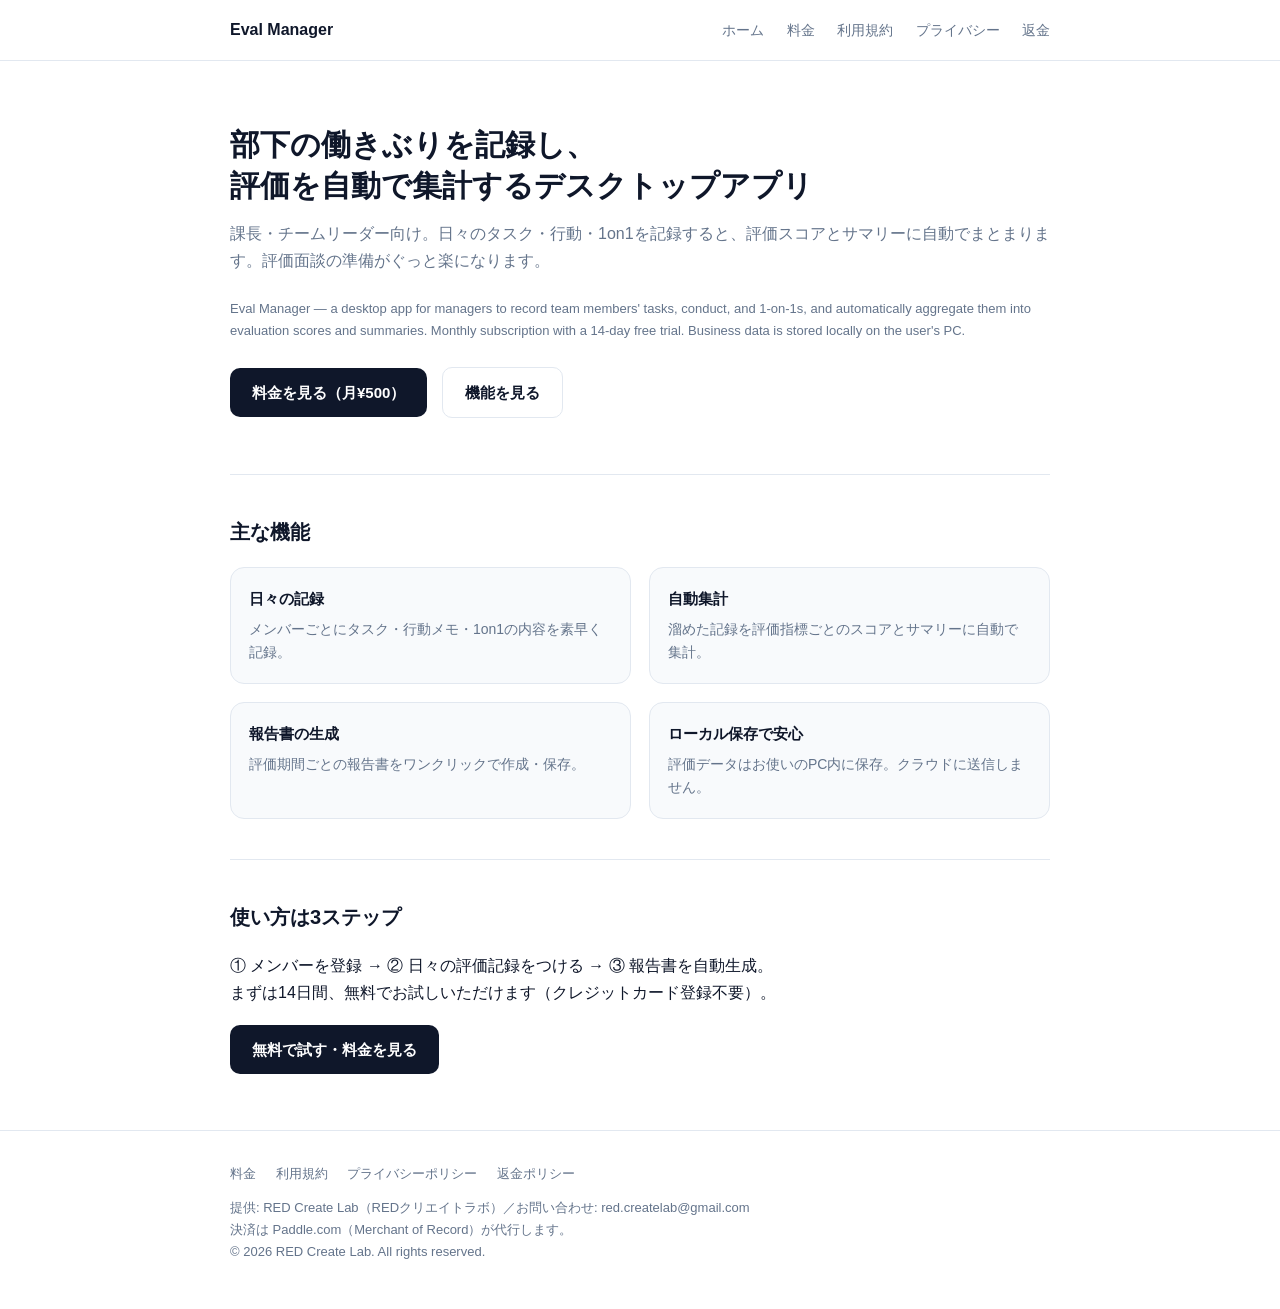
<file: index.html>
<!DOCTYPE html>
<html lang="ja">
<head>
<meta charset="UTF-8" />
<meta name="viewport" content="width=device-width, initial-scale=1" />
<title>Eval Manager（部下評価管理）｜ RED Create Lab</title>
<meta name="description" content="管理職向けに、部下の業務・タスク・態度を日々記録し、評価スコアとサマリーに自動集計するデスクトップアプリ。月額¥500・14日間無料トライアル。データはお使いのPCにローカル保存。" />
<link rel="stylesheet" href="styles.css" />
</head>
<body>
<header class="site">
  <div class="wrap">
    <span class="brand">Eval Manager</span>
    <nav>
      <a href="index.html">ホーム</a>
      <a href="pricing.html">料金</a>
      <a href="terms.html">利用規約</a>
      <a href="privacy.html">プライバシー</a>
      <a href="refund.html">返金</a>
    </nav>
  </div>
</header>

<main class="wrap">
  <section class="hero" style="border-top:none">
    <h1>部下の働きぶりを記録し、<br />評価を自動で集計するデスクトップアプリ</h1>
    <p class="sub">課長・チームリーダー向け。日々のタスク・行動・1on1を記録すると、評価スコアとサマリーに自動でまとまります。評価面談の準備がぐっと楽になります。</p>
    <p class="en">Eval Manager — a desktop app for managers to record team members' tasks, conduct, and 1-on-1s, and automatically aggregate them into evaluation scores and summaries. Monthly subscription with a 14-day free trial. Business data is stored locally on the user's PC.</p>
    <p style="margin-top:24px">
      <a class="btn" href="pricing.html">料金を見る（月¥500）</a>
      <a class="btn secondary" href="#features">機能を見る</a>
    </p>
  </section>

  <section id="features">
    <h2>主な機能</h2>
    <div class="features">
      <div class="card"><h3>日々の記録</h3><p>メンバーごとにタスク・行動メモ・1on1の内容を素早く記録。</p></div>
      <div class="card"><h3>自動集計</h3><p>溜めた記録を評価指標ごとのスコアとサマリーに自動で集計。</p></div>
      <div class="card"><h3>報告書の生成</h3><p>評価期間ごとの報告書をワンクリックで作成・保存。</p></div>
      <div class="card"><h3>ローカル保存で安心</h3><p>評価データはお使いのPC内に保存。クラウドに送信しません。</p></div>
    </div>
  </section>

  <section id="how">
    <h2>使い方は3ステップ</h2>
    <p>① メンバーを登録 → ② 日々の評価記録をつける → ③ 報告書を自動生成。<br />
    まずは14日間、無料でお試しいただけます（クレジットカード登録不要）。</p>
    <p style="margin-top:18px"><a class="btn" href="pricing.html">無料で試す・料金を見る</a></p>
  </section>
</main>

<footer class="site">
  <div class="wrap">
    <div class="links">
      <a href="pricing.html">料金</a>
      <a href="terms.html">利用規約</a>
      <a href="privacy.html">プライバシーポリシー</a>
      <a href="refund.html">返金ポリシー</a>
    </div>
    <p style="margin-top:12px">
      提供: RED Create Lab（REDクリエイトラボ）／お問い合わせ: <a href="mailto:red.createlab@gmail.com">red.createlab@gmail.com</a><br />
      決済は Paddle.com（Merchant of Record）が代行します。<br />
      &copy; <span id="y"></span> RED Create Lab. All rights reserved.
    </p>
  </div>
</footer>
<script>document.getElementById('y').textContent = new Date().getFullYear();</script>
</body>
</html>
</file>
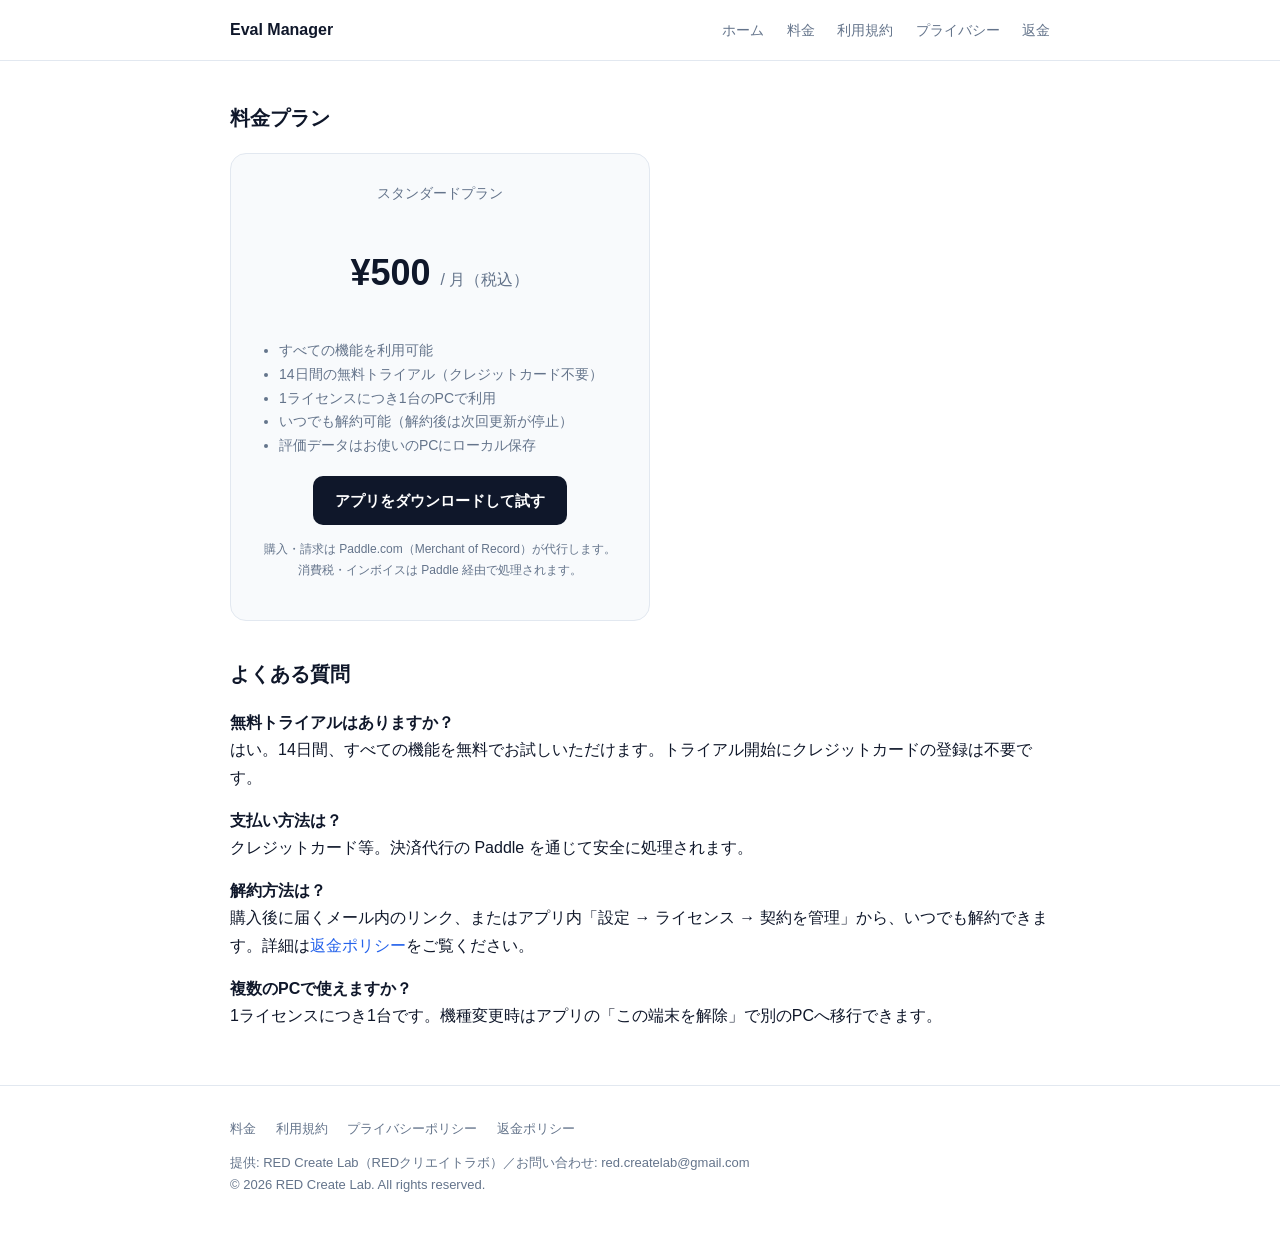
<file: pricing.html>
<!DOCTYPE html>
<html lang="ja">
<head>
<meta charset="UTF-8" />
<meta name="viewport" content="width=device-width, initial-scale=1" />
<title>料金 ｜ Eval Manager</title>
<meta name="description" content="Eval Manager の料金。月額¥500（税込）。14日間の無料トライアル付き。いつでも解約できます。" />
<link rel="stylesheet" href="styles.css" />
</head>
<body>
<header class="site">
  <div class="wrap">
    <span class="brand"><a href="index.html" style="color:inherit">Eval Manager</a></span>
    <nav>
      <a href="index.html">ホーム</a>
      <a href="pricing.html">料金</a>
      <a href="terms.html">利用規約</a>
      <a href="privacy.html">プライバシー</a>
      <a href="refund.html">返金</a>
    </nav>
  </div>
</header>

<main class="wrap">
  <section style="border-top:none">
    <h2>料金プラン</h2>
    <div class="price">
      <p style="margin:0;color:var(--muted);font-size:14px">スタンダードプラン</p>
      <p class="amt">¥500 <span>/ 月（税込）</span></p>
      <ul>
        <li>すべての機能を利用可能</li>
        <li>14日間の無料トライアル（クレジットカード不要）</li>
        <li>1ライセンスにつき1台のPCで利用</li>
        <li>いつでも解約可能（解約後は次回更新が停止）</li>
        <li>評価データはお使いのPCにローカル保存</li>
      </ul>
      <a class="btn" href="index.html">アプリをダウンロードして試す</a>
      <p style="font-size:12px;color:var(--muted);margin-top:14px">
        購入・請求は Paddle.com（Merchant of Record）が代行します。消費税・インボイスは Paddle 経由で処理されます。
      </p>
    </div>

    <h2 style="margin-top:36px">よくある質問</h2>
    <p><strong>無料トライアルはありますか？</strong><br />はい。14日間、すべての機能を無料でお試しいただけます。トライアル開始にクレジットカードの登録は不要です。</p>
    <p><strong>支払い方法は？</strong><br />クレジットカード等。決済代行の Paddle を通じて安全に処理されます。</p>
    <p><strong>解約方法は？</strong><br />購入後に届くメール内のリンク、またはアプリ内「設定 → ライセンス → 契約を管理」から、いつでも解約できます。詳細は<a href="refund.html">返金ポリシー</a>をご覧ください。</p>
    <p><strong>複数のPCで使えますか？</strong><br />1ライセンスにつき1台です。機種変更時はアプリの「この端末を解除」で別のPCへ移行できます。</p>
  </section>
</main>

<footer class="site">
  <div class="wrap">
    <div class="links">
      <a href="pricing.html">料金</a>
      <a href="terms.html">利用規約</a>
      <a href="privacy.html">プライバシーポリシー</a>
      <a href="refund.html">返金ポリシー</a>
    </div>
    <p style="margin-top:12px">
      提供: RED Create Lab（REDクリエイトラボ）／お問い合わせ: <a href="mailto:red.createlab@gmail.com">red.createlab@gmail.com</a><br />
      &copy; <span id="y"></span> RED Create Lab. All rights reserved.
    </p>
  </div>
</footer>
<script>document.getElementById('y').textContent = new Date().getFullYear();</script>
</body>
</html>
</file>
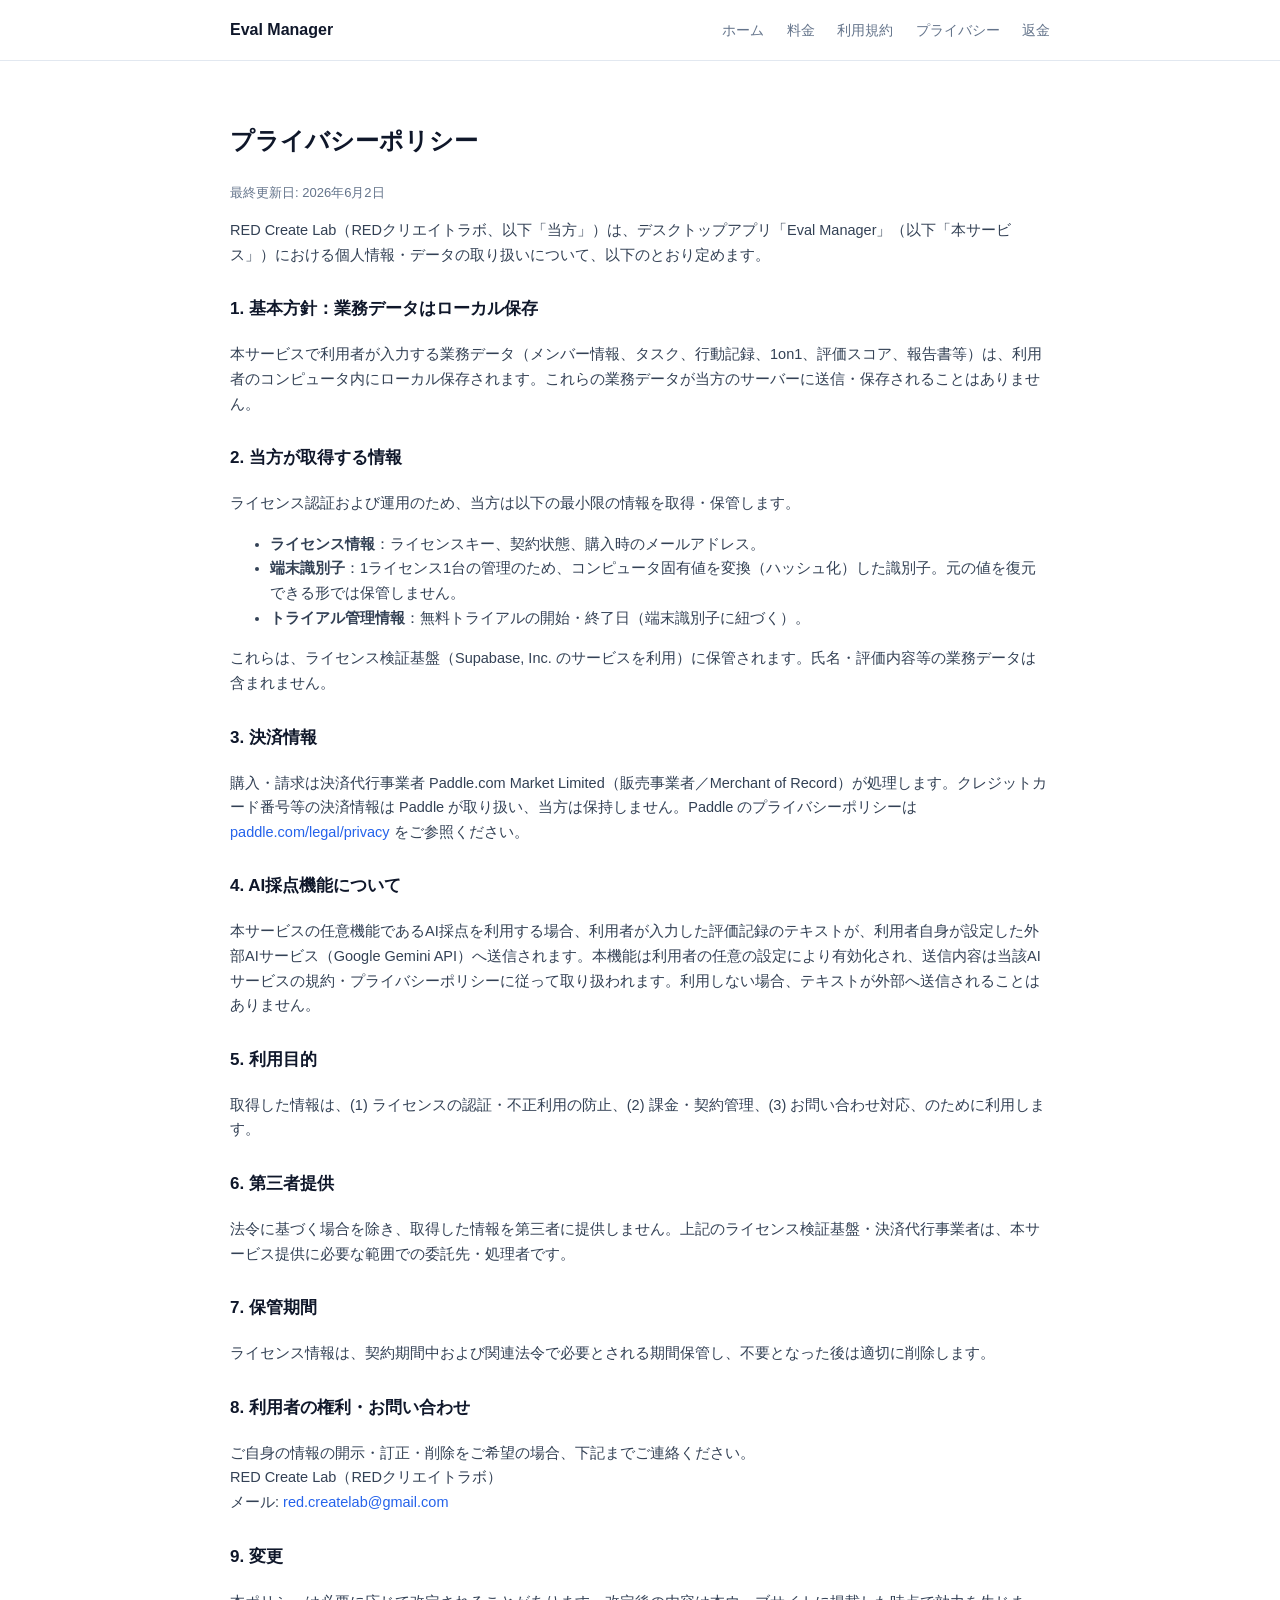
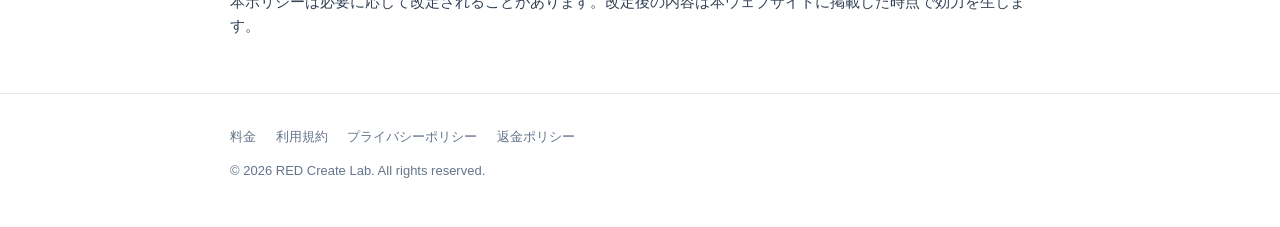
<file: privacy.html>
<!DOCTYPE html>
<html lang="ja">
<head>
<meta charset="UTF-8" />
<meta name="viewport" content="width=device-width, initial-scale=1" />
<title>プライバシーポリシー ｜ Eval Manager</title>
<link rel="stylesheet" href="styles.css" />
</head>
<body>
<header class="site">
  <div class="wrap">
    <span class="brand"><a href="index.html" style="color:inherit">Eval Manager</a></span>
    <nav>
      <a href="index.html">ホーム</a>
      <a href="pricing.html">料金</a>
      <a href="terms.html">利用規約</a>
      <a href="privacy.html">プライバシー</a>
      <a href="refund.html">返金</a>
    </nav>
  </div>
</header>

<main class="wrap legal">
  <section style="border-top:none">
    <h1>プライバシーポリシー</h1>
    <p class="updated">最終更新日: 2026年6月2日</p>

    <p>RED Create Lab（REDクリエイトラボ、以下「当方」）は、デスクトップアプリ「Eval Manager」（以下「本サービス」）における個人情報・データの取り扱いについて、以下のとおり定めます。</p>

    <h2>1. 基本方針：業務データはローカル保存</h2>
    <p>本サービスで利用者が入力する業務データ（メンバー情報、タスク、行動記録、1on1、評価スコア、報告書等）は、利用者のコンピュータ内にローカル保存されます。これらの業務データが当方のサーバーに送信・保存されることはありません。</p>

    <h2>2. 当方が取得する情報</h2>
    <p>ライセンス認証および運用のため、当方は以下の最小限の情報を取得・保管します。</p>
    <ul>
      <li><strong>ライセンス情報</strong>：ライセンスキー、契約状態、購入時のメールアドレス。</li>
      <li><strong>端末識別子</strong>：1ライセンス1台の管理のため、コンピュータ固有値を変換（ハッシュ化）した識別子。元の値を復元できる形では保管しません。</li>
      <li><strong>トライアル管理情報</strong>：無料トライアルの開始・終了日（端末識別子に紐づく）。</li>
    </ul>
    <p>これらは、ライセンス検証基盤（Supabase, Inc. のサービスを利用）に保管されます。氏名・評価内容等の業務データは含まれません。</p>

    <h2>3. 決済情報</h2>
    <p>購入・請求は決済代行事業者 Paddle.com Market Limited（販売事業者／Merchant of Record）が処理します。クレジットカード番号等の決済情報は Paddle が取り扱い、当方は保持しません。Paddle のプライバシーポリシーは <a href="https://www.paddle.com/legal/privacy" target="_blank" rel="noopener">paddle.com/legal/privacy</a> をご参照ください。</p>

    <h2>4. AI採点機能について</h2>
    <p>本サービスの任意機能であるAI採点を利用する場合、利用者が入力した評価記録のテキストが、利用者自身が設定した外部AIサービス（Google Gemini API）へ送信されます。本機能は利用者の任意の設定により有効化され、送信内容は当該AIサービスの規約・プライバシーポリシーに従って取り扱われます。利用しない場合、テキストが外部へ送信されることはありません。</p>

    <h2>5. 利用目的</h2>
    <p>取得した情報は、(1) ライセンスの認証・不正利用の防止、(2) 課金・契約管理、(3) お問い合わせ対応、のために利用します。</p>

    <h2>6. 第三者提供</h2>
    <p>法令に基づく場合を除き、取得した情報を第三者に提供しません。上記のライセンス検証基盤・決済代行事業者は、本サービス提供に必要な範囲での委託先・処理者です。</p>

    <h2>7. 保管期間</h2>
    <p>ライセンス情報は、契約期間中および関連法令で必要とされる期間保管し、不要となった後は適切に削除します。</p>

    <h2>8. 利用者の権利・お問い合わせ</h2>
    <p>ご自身の情報の開示・訂正・削除をご希望の場合、下記までご連絡ください。<br />
    RED Create Lab（REDクリエイトラボ）<br />
    メール: <a href="mailto:red.createlab@gmail.com">red.createlab@gmail.com</a></p>

    <h2>9. 変更</h2>
    <p>本ポリシーは必要に応じて改定されることがあります。改定後の内容は本ウェブサイトに掲載した時点で効力を生じます。</p>
  </section>
</main>

<footer class="site">
  <div class="wrap">
    <div class="links">
      <a href="pricing.html">料金</a>
      <a href="terms.html">利用規約</a>
      <a href="privacy.html">プライバシーポリシー</a>
      <a href="refund.html">返金ポリシー</a>
    </div>
    <p style="margin-top:12px">&copy; <span id="y"></span> RED Create Lab. All rights reserved.</p>
  </div>
</footer>
<script>document.getElementById('y').textContent = new Date().getFullYear();</script>
</body>
</html>
</file>
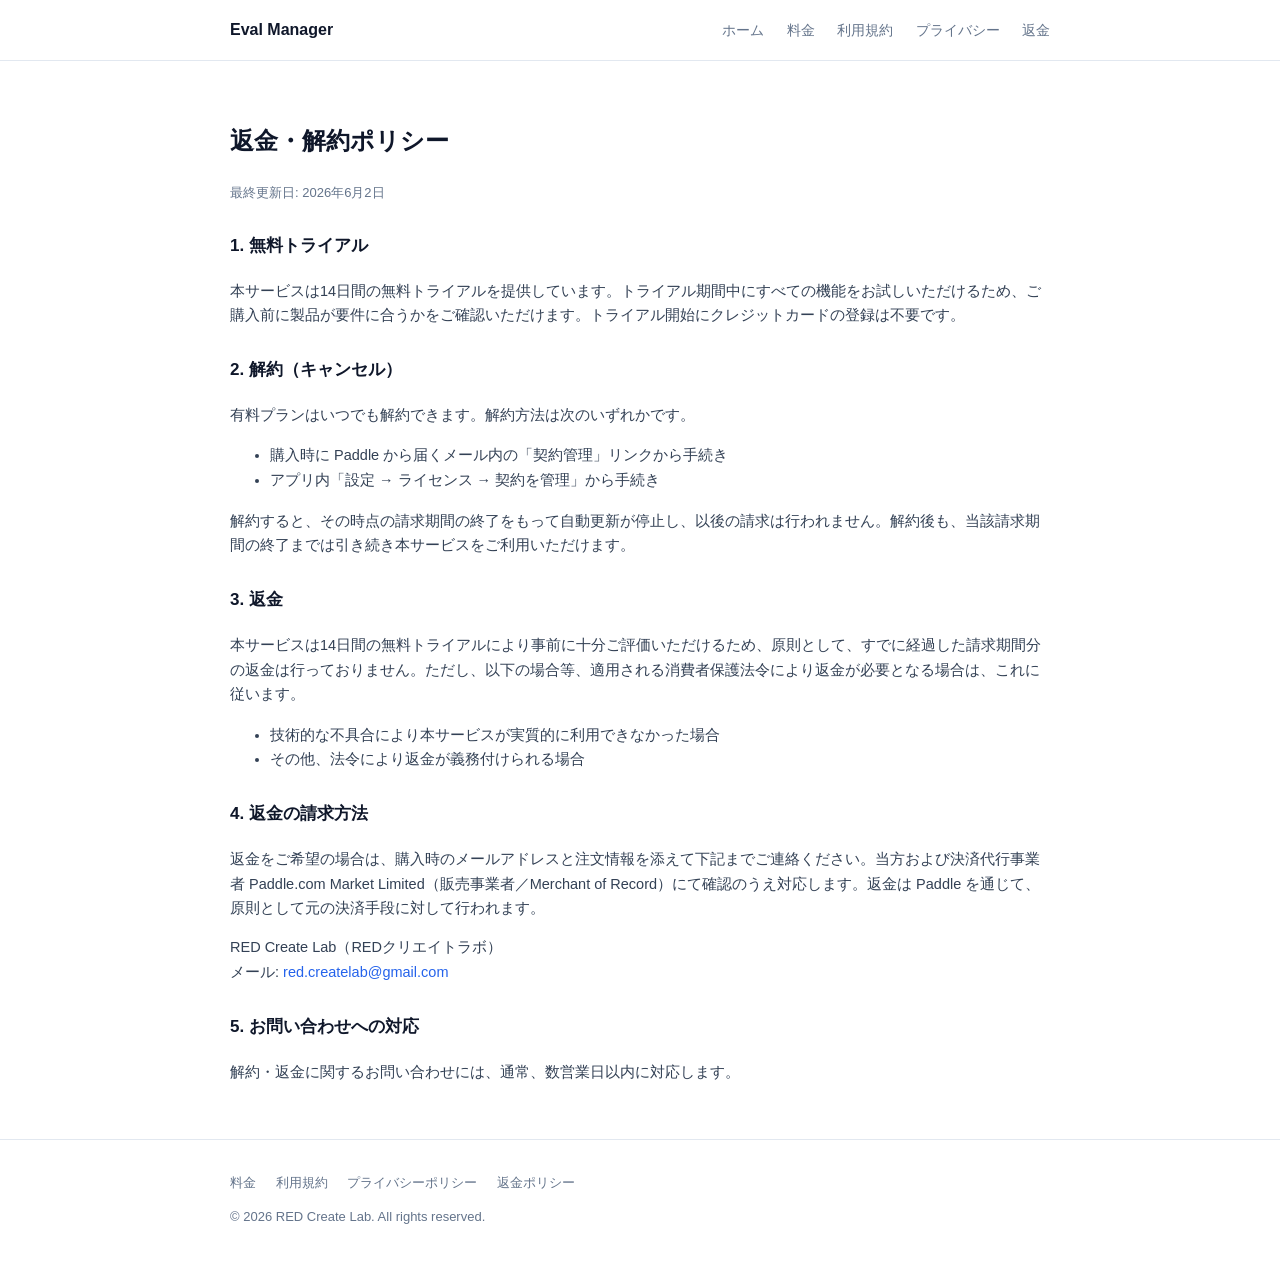
<file: refund.html>
<!DOCTYPE html>
<html lang="ja">
<head>
<meta charset="UTF-8" />
<meta name="viewport" content="width=device-width, initial-scale=1" />
<title>返金・解約ポリシー ｜ Eval Manager</title>
<link rel="stylesheet" href="styles.css" />
</head>
<body>
<header class="site">
  <div class="wrap">
    <span class="brand"><a href="index.html" style="color:inherit">Eval Manager</a></span>
    <nav>
      <a href="index.html">ホーム</a>
      <a href="pricing.html">料金</a>
      <a href="terms.html">利用規約</a>
      <a href="privacy.html">プライバシー</a>
      <a href="refund.html">返金</a>
    </nav>
  </div>
</header>

<main class="wrap legal">
  <section style="border-top:none">
    <h1>返金・解約ポリシー</h1>
    <p class="updated">最終更新日: 2026年6月2日</p>

    <h2>1. 無料トライアル</h2>
    <p>本サービスは14日間の無料トライアルを提供しています。トライアル期間中にすべての機能をお試しいただけるため、ご購入前に製品が要件に合うかをご確認いただけます。トライアル開始にクレジットカードの登録は不要です。</p>

    <h2>2. 解約（キャンセル）</h2>
    <p>有料プランはいつでも解約できます。解約方法は次のいずれかです。</p>
    <ul>
      <li>購入時に Paddle から届くメール内の「契約管理」リンクから手続き</li>
      <li>アプリ内「設定 → ライセンス → 契約を管理」から手続き</li>
    </ul>
    <p>解約すると、その時点の請求期間の終了をもって自動更新が停止し、以後の請求は行われません。解約後も、当該請求期間の終了までは引き続き本サービスをご利用いただけます。</p>

    <h2>3. 返金</h2>
    <p>本サービスは14日間の無料トライアルにより事前に十分ご評価いただけるため、原則として、すでに経過した請求期間分の返金は行っておりません。ただし、以下の場合等、適用される消費者保護法令により返金が必要となる場合は、これに従います。</p>
    <ul>
      <li>技術的な不具合により本サービスが実質的に利用できなかった場合</li>
      <li>その他、法令により返金が義務付けられる場合</li>
    </ul>

    <h2>4. 返金の請求方法</h2>
    <p>返金をご希望の場合は、購入時のメールアドレスと注文情報を添えて下記までご連絡ください。当方および決済代行事業者 Paddle.com Market Limited（販売事業者／Merchant of Record）にて確認のうえ対応します。返金は Paddle を通じて、原則として元の決済手段に対して行われます。</p>
    <p>RED Create Lab（REDクリエイトラボ）<br />
    メール: <a href="mailto:red.createlab@gmail.com">red.createlab@gmail.com</a></p>

    <h2>5. お問い合わせへの対応</h2>
    <p>解約・返金に関するお問い合わせには、通常、数営業日以内に対応します。</p>
  </section>
</main>

<footer class="site">
  <div class="wrap">
    <div class="links">
      <a href="pricing.html">料金</a>
      <a href="terms.html">利用規約</a>
      <a href="privacy.html">プライバシーポリシー</a>
      <a href="refund.html">返金ポリシー</a>
    </div>
    <p style="margin-top:12px">&copy; <span id="y"></span> RED Create Lab. All rights reserved.</p>
  </div>
</footer>
<script>document.getElementById('y').textContent = new Date().getFullYear();</script>
</body>
</html>
</file>
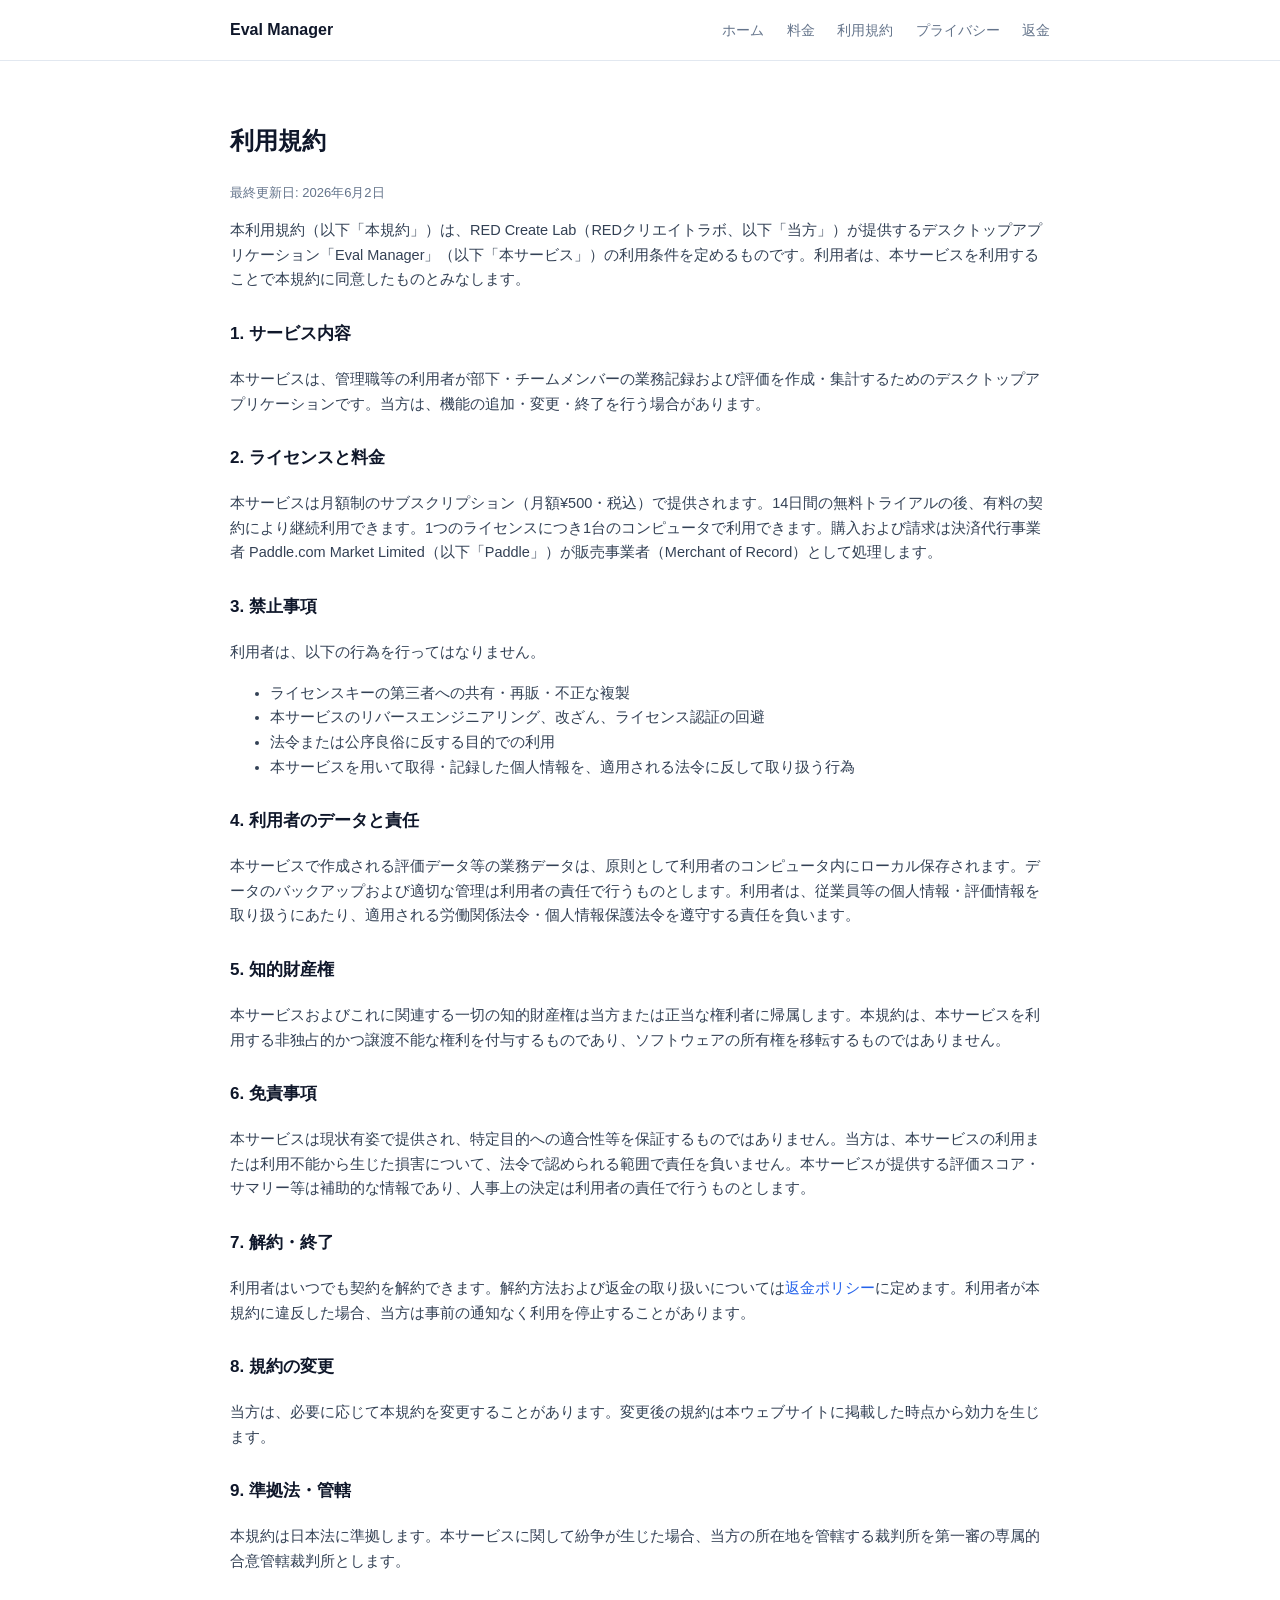
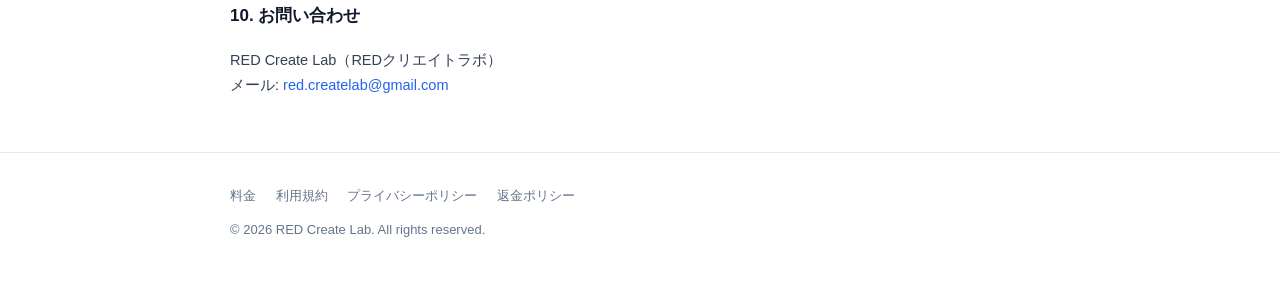
<file: terms.html>
<!DOCTYPE html>
<html lang="ja">
<head>
<meta charset="UTF-8" />
<meta name="viewport" content="width=device-width, initial-scale=1" />
<title>利用規約 ｜ Eval Manager</title>
<link rel="stylesheet" href="styles.css" />
</head>
<body>
<header class="site">
  <div class="wrap">
    <span class="brand"><a href="index.html" style="color:inherit">Eval Manager</a></span>
    <nav>
      <a href="index.html">ホーム</a>
      <a href="pricing.html">料金</a>
      <a href="terms.html">利用規約</a>
      <a href="privacy.html">プライバシー</a>
      <a href="refund.html">返金</a>
    </nav>
  </div>
</header>

<main class="wrap legal">
  <section style="border-top:none">
    <h1>利用規約</h1>
    <p class="updated">最終更新日: 2026年6月2日</p>

    <p>本利用規約（以下「本規約」）は、RED Create Lab（REDクリエイトラボ、以下「当方」）が提供するデスクトップアプリケーション「Eval Manager」（以下「本サービス」）の利用条件を定めるものです。利用者は、本サービスを利用することで本規約に同意したものとみなします。</p>

    <h2>1. サービス内容</h2>
    <p>本サービスは、管理職等の利用者が部下・チームメンバーの業務記録および評価を作成・集計するためのデスクトップアプリケーションです。当方は、機能の追加・変更・終了を行う場合があります。</p>

    <h2>2. ライセンスと料金</h2>
    <p>本サービスは月額制のサブスクリプション（月額¥500・税込）で提供されます。14日間の無料トライアルの後、有料の契約により継続利用できます。1つのライセンスにつき1台のコンピュータで利用できます。購入および請求は決済代行事業者 Paddle.com Market Limited（以下「Paddle」）が販売事業者（Merchant of Record）として処理します。</p>

    <h2>3. 禁止事項</h2>
    <p>利用者は、以下の行為を行ってはなりません。</p>
    <ul>
      <li>ライセンスキーの第三者への共有・再販・不正な複製</li>
      <li>本サービスのリバースエンジニアリング、改ざん、ライセンス認証の回避</li>
      <li>法令または公序良俗に反する目的での利用</li>
      <li>本サービスを用いて取得・記録した個人情報を、適用される法令に反して取り扱う行為</li>
    </ul>

    <h2>4. 利用者のデータと責任</h2>
    <p>本サービスで作成される評価データ等の業務データは、原則として利用者のコンピュータ内にローカル保存されます。データのバックアップおよび適切な管理は利用者の責任で行うものとします。利用者は、従業員等の個人情報・評価情報を取り扱うにあたり、適用される労働関係法令・個人情報保護法令を遵守する責任を負います。</p>

    <h2>5. 知的財産権</h2>
    <p>本サービスおよびこれに関連する一切の知的財産権は当方または正当な権利者に帰属します。本規約は、本サービスを利用する非独占的かつ譲渡不能な権利を付与するものであり、ソフトウェアの所有権を移転するものではありません。</p>

    <h2>6. 免責事項</h2>
    <p>本サービスは現状有姿で提供され、特定目的への適合性等を保証するものではありません。当方は、本サービスの利用または利用不能から生じた損害について、法令で認められる範囲で責任を負いません。本サービスが提供する評価スコア・サマリー等は補助的な情報であり、人事上の決定は利用者の責任で行うものとします。</p>

    <h2>7. 解約・終了</h2>
    <p>利用者はいつでも契約を解約できます。解約方法および返金の取り扱いについては<a href="refund.html">返金ポリシー</a>に定めます。利用者が本規約に違反した場合、当方は事前の通知なく利用を停止することがあります。</p>

    <h2>8. 規約の変更</h2>
    <p>当方は、必要に応じて本規約を変更することがあります。変更後の規約は本ウェブサイトに掲載した時点から効力を生じます。</p>

    <h2>9. 準拠法・管轄</h2>
    <p>本規約は日本法に準拠します。本サービスに関して紛争が生じた場合、当方の所在地を管轄する裁判所を第一審の専属的合意管轄裁判所とします。</p>

    <h2>10. お問い合わせ</h2>
    <p>RED Create Lab（REDクリエイトラボ）<br />メール: <a href="mailto:red.createlab@gmail.com">red.createlab@gmail.com</a></p>
  </section>
</main>

<footer class="site">
  <div class="wrap">
    <div class="links">
      <a href="pricing.html">料金</a>
      <a href="terms.html">利用規約</a>
      <a href="privacy.html">プライバシーポリシー</a>
      <a href="refund.html">返金ポリシー</a>
    </div>
    <p style="margin-top:12px">&copy; <span id="y"></span> RED Create Lab. All rights reserved.</p>
  </div>
</footer>
<script>document.getElementById('y').textContent = new Date().getFullYear();</script>
</body>
</html>
</file>
<file: styles.css>
:root {
  --fg: #0f172a;
  --muted: #64748b;
  --line: #e2e8f0;
  --accent: #2563eb;
  --bg: #ffffff;
  --soft: #f8fafc;
}
* { box-sizing: border-box; }
html { -webkit-text-size-adjust: 100%; }
body {
  margin: 0;
  font-family: -apple-system, BlinkMacSystemFont, "Segoe UI", "Helvetica Neue", Arial,
    "Hiragino Sans", "Noto Sans JP", Meiryo, sans-serif;
  color: var(--fg);
  background: var(--bg);
  line-height: 1.7;
}
a { color: var(--accent); text-decoration: none; }
a:hover { text-decoration: underline; }
.wrap { max-width: 860px; margin: 0 auto; padding: 0 20px; }
header.site {
  border-bottom: 1px solid var(--line);
  position: sticky; top: 0; background: rgba(255,255,255,0.9); backdrop-filter: blur(6px);
}
header.site .wrap { display: flex; align-items: center; justify-content: space-between; height: 60px; }
.brand { font-weight: 700; font-size: 16px; color: var(--fg); }
nav a { margin-left: 18px; font-size: 14px; color: var(--muted); }
.hero { padding: 64px 0 40px; }
.hero h1 { font-size: 30px; line-height: 1.35; margin: 0 0 14px; }
.hero p.sub { font-size: 16px; color: var(--muted); margin: 0 0 24px; }
.hero .en { font-size: 13px; color: var(--muted); margin-top: 6px; }
.btn {
  display: inline-block; background: var(--fg); color: #fff; padding: 12px 22px;
  border-radius: 10px; font-size: 15px; font-weight: 600;
}
.btn:hover { text-decoration: none; opacity: 0.9; }
.btn.secondary { background: #fff; color: var(--fg); border: 1px solid var(--line); margin-left: 10px; }
section { padding: 40px 0; border-top: 1px solid var(--line); }
section h2 { font-size: 20px; margin: 0 0 18px; }
.features { display: grid; grid-template-columns: 1fr 1fr; gap: 18px; }
.card { border: 1px solid var(--line); border-radius: 14px; padding: 18px; background: var(--soft); }
.card h3 { margin: 0 0 6px; font-size: 15px; }
.card p { margin: 0; font-size: 14px; color: var(--muted); }
.price { border: 1px solid var(--line); border-radius: 16px; padding: 28px; text-align: center; background: var(--soft); max-width: 420px; }
.price .amt { font-size: 36px; font-weight: 700; }
.price .amt span { font-size: 16px; color: var(--muted); font-weight: 400; }
.price ul { text-align: left; margin: 18px 0; padding-left: 20px; color: var(--muted); font-size: 14px; }
.legal h1 { font-size: 24px; }
.legal h2 { font-size: 17px; margin-top: 28px; }
.legal p, .legal li { font-size: 14.5px; color: #334155; }
.legal .updated { color: var(--muted); font-size: 13px; }
footer.site { border-top: 1px solid var(--line); padding: 32px 0; color: var(--muted); font-size: 13px; }
footer.site a { color: var(--muted); }
footer.site .links a { margin-right: 16px; }
@media (max-width: 640px) {
  .features { grid-template-columns: 1fr; }
  .hero h1 { font-size: 24px; }
}
</file>
